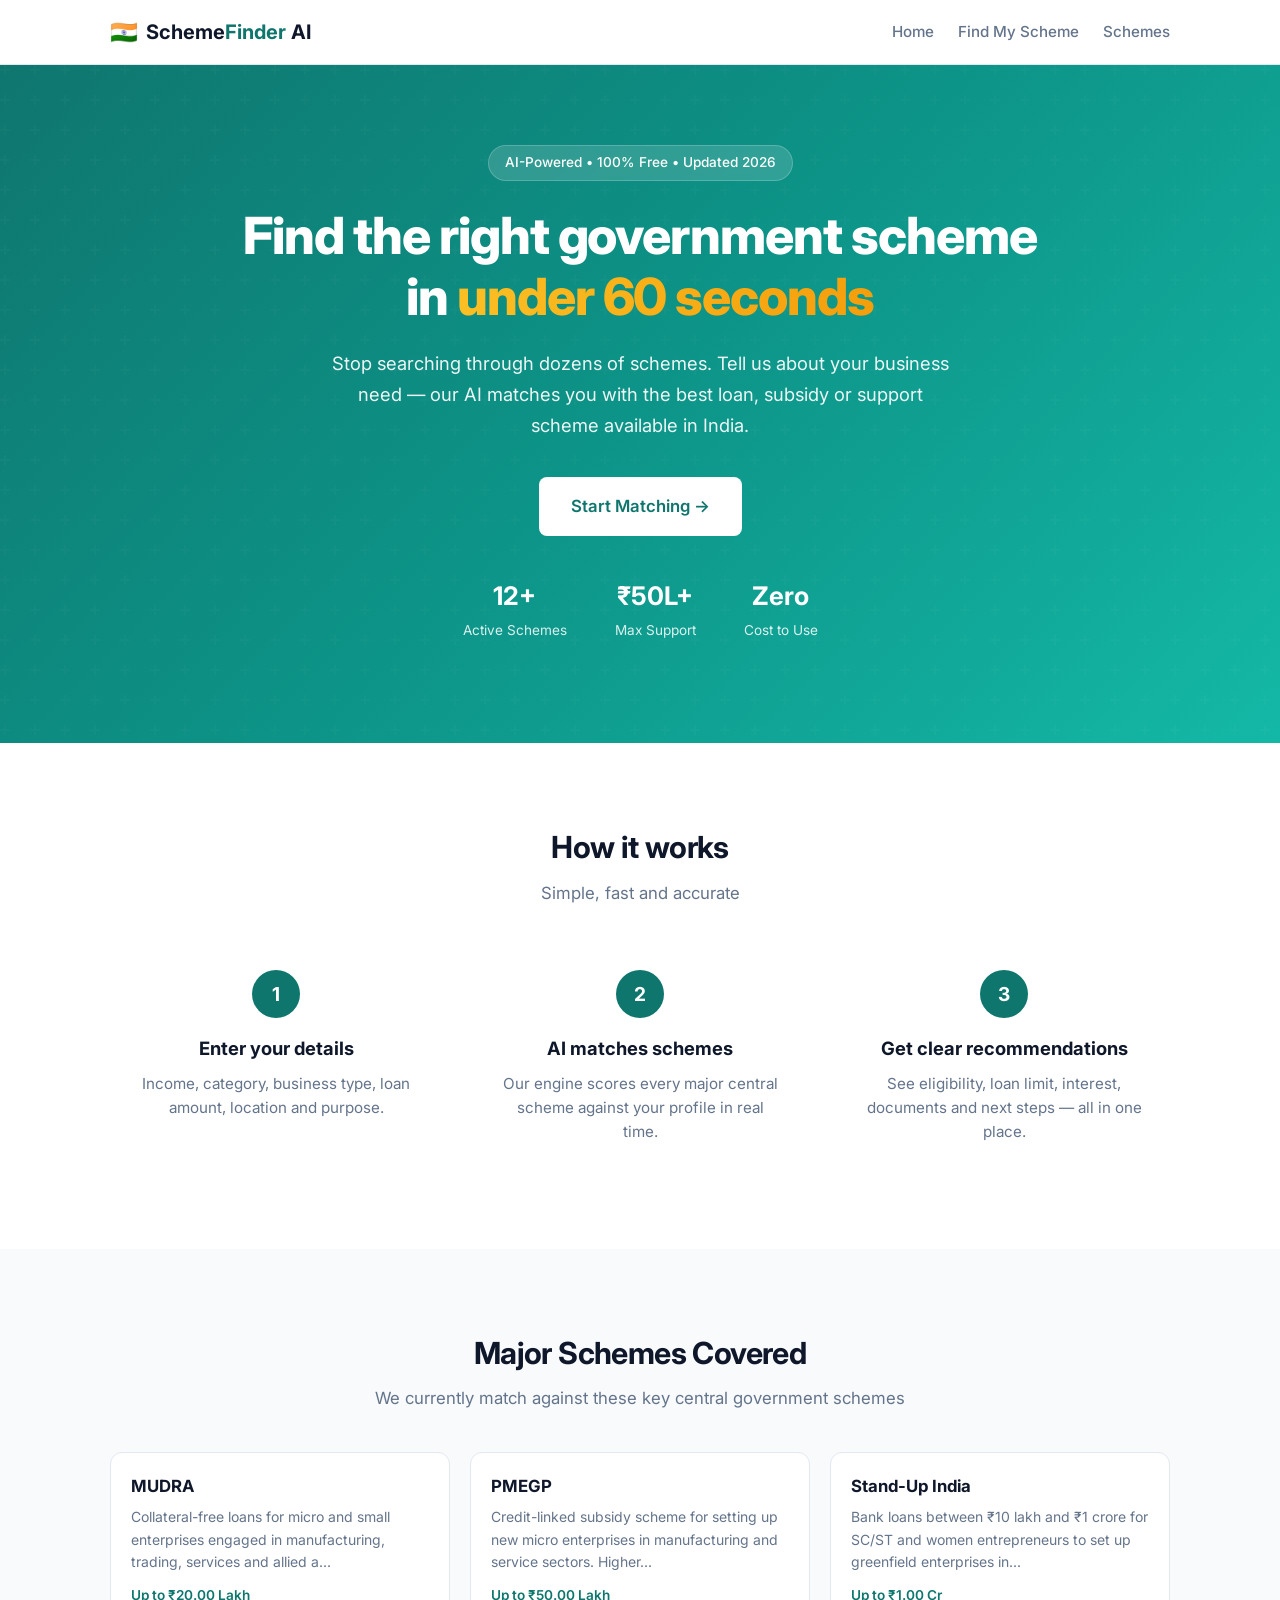
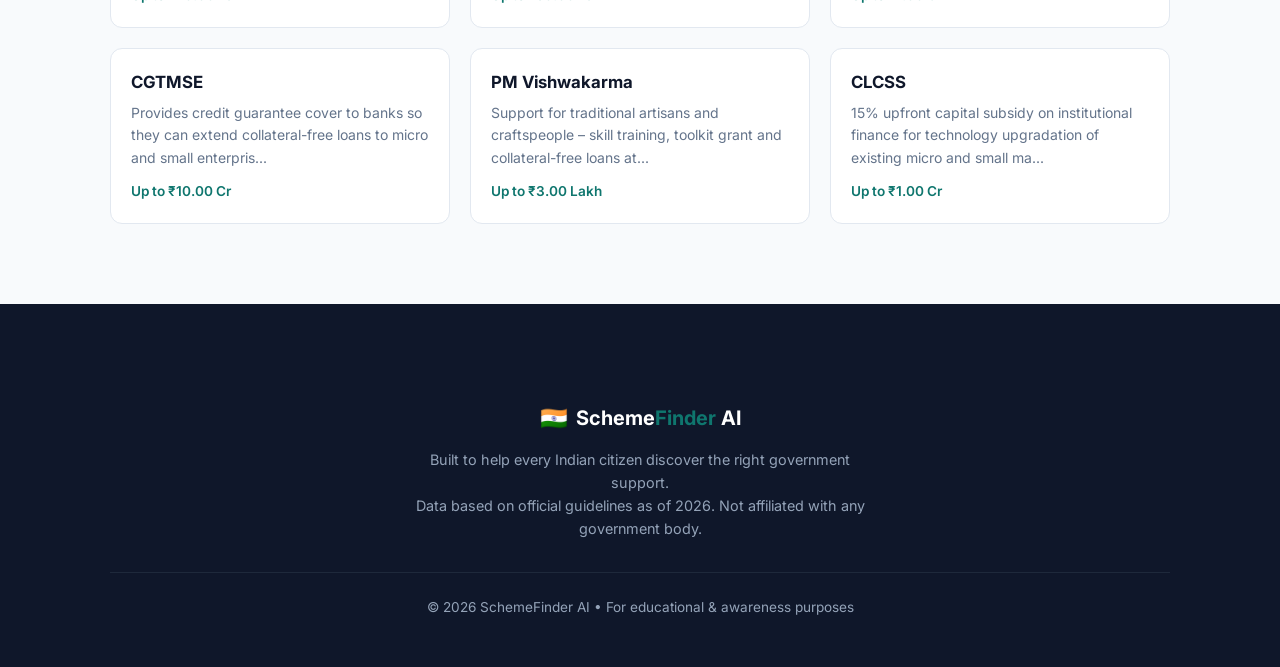
<file: index.html>
<!DOCTYPE html>
<html lang="en">
<head>
  <meta charset="UTF-8" />
  <meta name="viewport" content="width=device-width, initial-scale=1.0" />
  <title>SchemeFinder AI – Government Scheme Recommender for India</title>
  <link rel="preconnect" href="https://fonts.googleapis.com" />
  <link rel="preconnect" href="https://fonts.gstatic.com" crossorigin />
  <link href="https://fonts.googleapis.com/css2?family=Inter:wght@400;500;600;700;800&display=swap" rel="stylesheet" />
  <link rel="stylesheet" href="styles.css" />
</head>
<body data-page="home">
  <nav class="navbar">
    <div class="container nav-content">
      <div class="logo">
        <span class="logo-icon">🇮🇳</span>
        <span class="logo-text">Scheme<span class="accent">Finder</span> AI</span>
      </div>
      <div class="nav-links">
        <a href="index.html">Home</a>
        <a href="find-my-scheme.html">Find My Scheme</a>
        <a href="schemes.html">Schemes</a>
      </div>
    </div>
  </nav>

  <header class="hero">
    <div class="container hero-content">
      <div class="hero-badge">AI-Powered • 100% Free • Updated 2026</div>
      <h1>Find the right government scheme<br />in <span class="gradient-text">under 60 seconds</span></h1>
      <p class="hero-sub">
        Stop searching through dozens of schemes. Tell us about your business need —
        our AI matches you with the best loan, subsidy or support scheme available in India.
      </p>
      <div class="hero-cta">
        <a class="btn-primary btn-lg" href="find-my-scheme.html">Start Matching →</a>
        <div class="hero-stats">
          <div class="stat">
            <strong>12+</strong>
            <span>Active Schemes</span>
          </div>
          <div class="stat">
            <strong>₹50L+</strong>
            <span>Max Support</span>
          </div>
          <div class="stat">
            <strong>Zero</strong>
            <span>Cost to Use</span>
          </div>
        </div>
      </div>
    </div>
  </header>

  <section id="how-it-works" class="how-section">
    <div class="container">
      <div class="section-header">
        <h2>How it works</h2>
        <p>Simple, fast and accurate</p>
      </div>
      <div class="steps">
        <div class="step">
          <div class="step-num">1</div>
          <h3>Enter your details</h3>
          <p>Income, category, business type, loan amount, location and purpose.</p>
        </div>
        <div class="step">
          <div class="step-num">2</div>
          <h3>AI matches schemes</h3>
          <p>Our engine scores every major central scheme against your profile in real time.</p>
        </div>
        <div class="step">
          <div class="step-num">3</div>
          <h3>Get clear recommendations</h3>
          <p>See eligibility, loan limit, interest, documents and next steps — all in one place.</p>
        </div>
      </div>
    </div>
  </section>

  <section id="schemes" class="schemes-section">
    <div class="container">
      <div class="section-header">
        <h2>Major Schemes Covered</h2>
        <p>We currently match against these key central government schemes</p>
      </div>
      <div class="schemes-grid" id="schemesOverview"></div>
    </div>
  </section>

  <footer class="footer">
  <footer class="footer">
    <div class="container">
      <div class="footer-content">
        <div class="logo">
          <span class="logo-icon">🇮🇳</span>
          <span class="logo-text">Scheme<span class="accent">Finder</span> AI</span>
        </div>
        <p>Built to help every Indian citizen discover the right government support.<br />Data based on official guidelines as of 2026. Not affiliated with any government body.</p>
      </div>
      <div class="footer-bottom">
        © 2026 SchemeFinder AI • For educational & awareness purposes
      </div>
    </div>
  </footer>

  <script src="schemes-data.js"></script>
  <script src="app.js"></script>
</body>
</html>
</file>
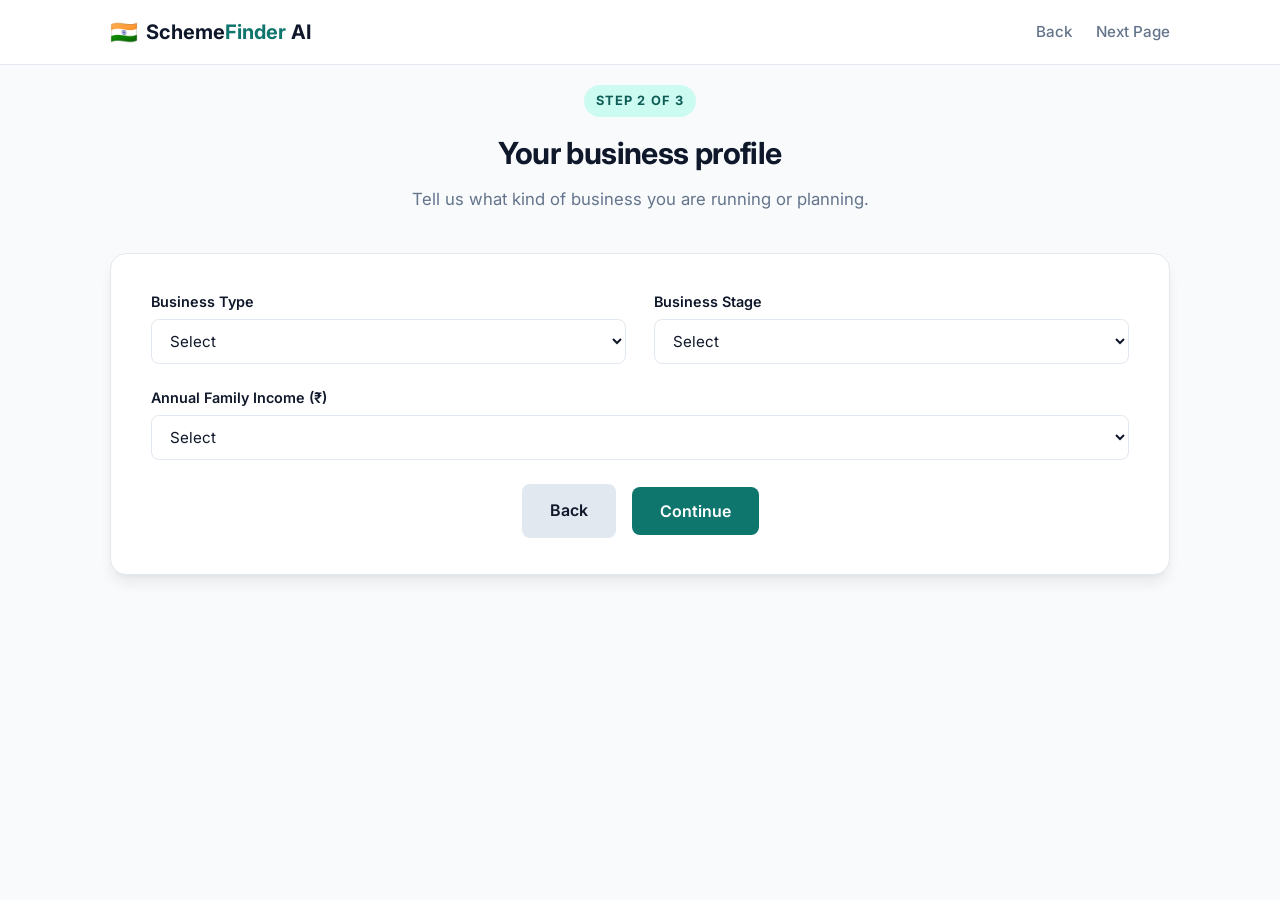
<file: business-profile.html>
<!DOCTYPE html>
<html lang="en">
<head>
  <meta charset="UTF-8" />
  <meta name="viewport" content="width=device-width, initial-scale=1.0" />
  <title>Business Profile | SchemeFinder AI</title>
  <link rel="preconnect" href="https://fonts.googleapis.com" />
  <link rel="preconnect" href="https://fonts.gstatic.com" crossorigin />
  <link href="https://fonts.googleapis.com/css2?family=Inter:wght@400;500;600;700;800&display=swap" rel="stylesheet" />
  <link rel="stylesheet" href="styles.css" />
</head>
<body data-page="business-profile">
  <nav class="navbar">
    <div class="container nav-content">
      <div class="logo">
        <span class="logo-icon">🇮🇳</span>
        <span class="logo-text">Scheme<span class="accent">Finder</span> AI</span>
      </div>
      <div class="nav-links">
        <a href="personal-details.html">Back</a>
        <a href="fund-details.html">Next Page</a>
      </div>
    </div>
  </nav>

  <section class="finder-section">
    <div class="container">
      <div class="section-header">
        <span class="step-indicator">Step 2 of 3</span>
        <h2>Your business profile</h2>
        <p>Tell us what kind of business you are running or planning.</p>
      </div>

      <div class="finder-card">
        <form id="businessForm" onsubmit="return false;">
          <div class="form-grid">
            <div class="form-group">
              <label for="businessType">Business Type</label>
              <select id="businessType" required>
                <option value="">Select</option>
                <option value="manufacturing">Manufacturing</option>
                <option value="service">Service</option>
                <option value="trading">Trading / Retail</option>
                <option value="artisan">Traditional Artisan / Craft</option>
                <option value="food">Food Processing</option>
                <option value="agri">Agri-Allied</option>
              </select>
            </div>

            <div class="form-group">
              <label for="businessStage">Business Stage</label>
              <select id="businessStage" required>
                <option value="">Select</option>
                <option value="new">New / Greenfield (starting now)</option>
                <option value="existing">Existing business</option>
                <option value="expansion">Expansion / Upgradation</option>
              </select>
            </div>

            <div class="form-group full-width">
              <label for="income">Annual Family Income (₹)</label>
              <select id="income" required>
                <option value="">Select</option>
                <option value="below3">Below ₹3 lakh</option>
                <option value="3to5">₹3 – 5 lakh</option>
                <option value="5to10">₹5 – 10 lakh</option>
                <option value="above10">Above ₹10 lakh</option>
              </select>
            </div>
          </div>

          <div class="page-actions">
            <a class="btn-secondary btn-lg" href="personal-details.html">Back</a>
            <button type="button" class="btn-primary btn-lg" onclick="goToFundDetails()">Continue</button>
          </div>
        </form>
      </div>
    </div>
  </section>

  <script src="schemes-data.js"></script>
  <script src="app.js"></script>
</body>
</html>
</file>
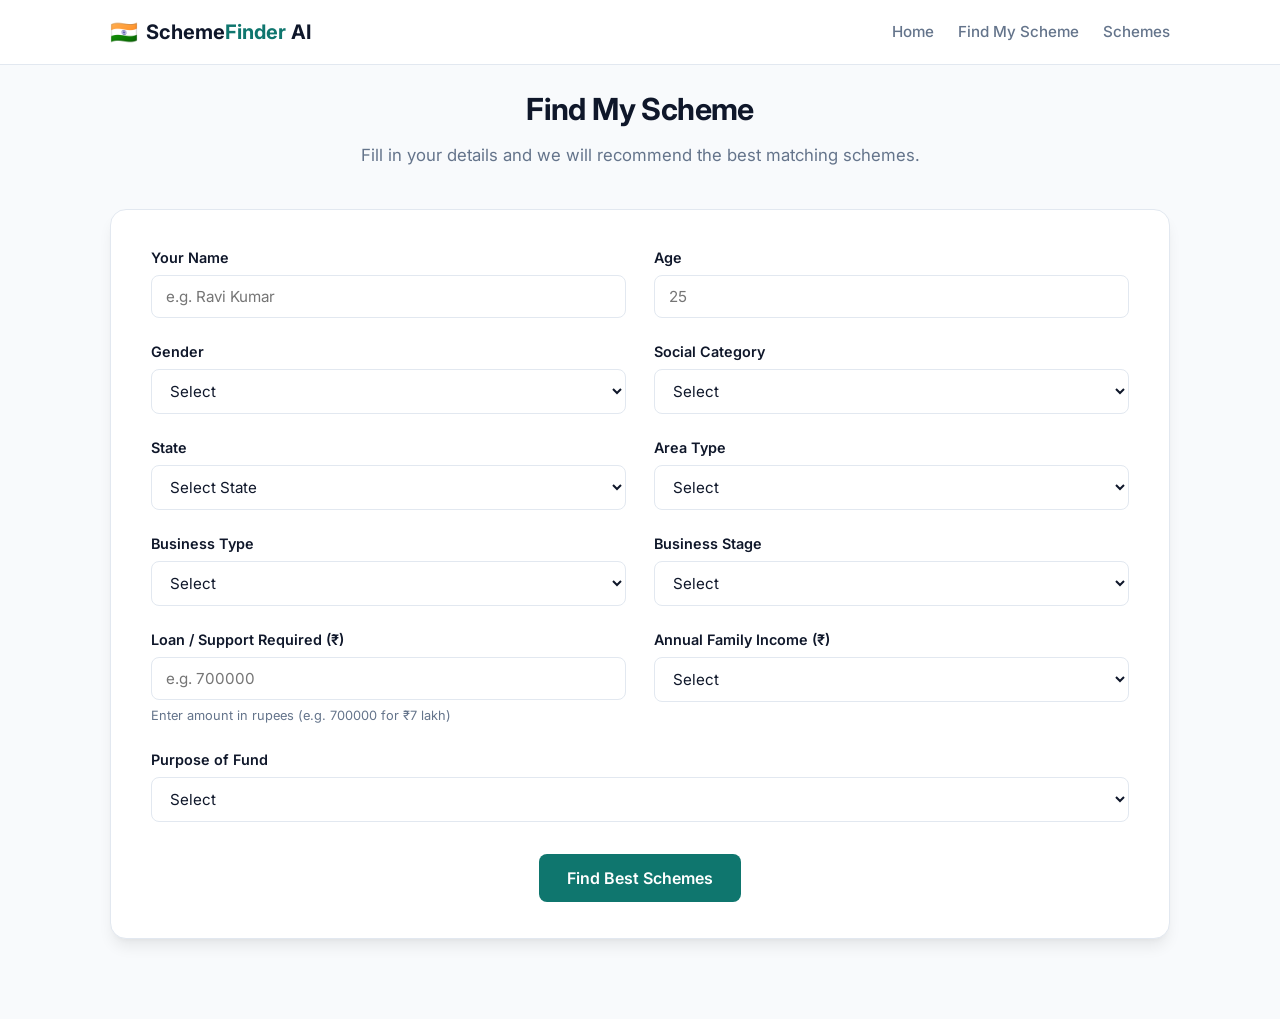
<file: find-my-scheme.html>
<!DOCTYPE html>
<html lang="en">
<head>
  <meta charset="UTF-8" />
  <meta name="viewport" content="width=device-width, initial-scale=1.0" />
  <title>Find My Scheme | SchemeFinder AI</title>
  <link rel="preconnect" href="https://fonts.googleapis.com" />
  <link rel="preconnect" href="https://fonts.gstatic.com" crossorigin />
  <link href="https://fonts.googleapis.com/css2?family=Inter:wght@400;500;600;700;800&display=swap" rel="stylesheet" />
  <link rel="stylesheet" href="styles.css" />
</head>
<body data-page="find-my-scheme">
  <nav class="navbar">
    <div class="container nav-content">
      <div class="logo">
        <span class="logo-icon">🇮🇳</span>
        <span class="logo-text">Scheme<span class="accent">Finder</span> AI</span>
      </div>
      <div class="nav-links">
        <a href="index.html">Home</a>
        <a href="find-my-scheme.html">Find My Scheme</a>
        <a href="schemes.html">Schemes</a>
      </div>
    </div>
  </nav>

  <section class="finder-section">
    <div class="container">
      <div class="section-header">
        <h2>Find My Scheme</h2>
        <p>Fill in your details and we will recommend the best matching schemes.</p>
      </div>

      <div class="finder-card">
        <form id="schemeForm" onsubmit="return false;">
          <div class="form-grid">
            <div class="form-group">
              <label for="name">Your Name</label>
              <input type="text" id="name" placeholder="e.g. Ravi Kumar" required />
            </div>

            <div class="form-group">
              <label for="age">Age</label>
              <input type="number" id="age" min="18" max="70" placeholder="25" required />
            </div>

            <div class="form-group">
              <label for="gender">Gender</label>
              <select id="gender" required>
                <option value="">Select</option>
                <option value="male">Male</option>
                <option value="female">Female</option>
                <option value="other">Other</option>
              </select>
            </div>

            <div class="form-group">
              <label for="category">Social Category</label>
              <select id="category" required>
                <option value="">Select</option>
                <option value="general">General</option>
                <option value="obc">OBC</option>
                <option value="sc">SC</option>
                <option value="st">ST</option>
                <option value="minority">Minority</option>
              </select>
            </div>

            <div class="form-group">
              <label for="state">State</label>
              <select id="state" required>
                <option value="">Select State</option>
                <option value="Maharashtra">Maharashtra</option>
                <option value="Uttar Pradesh">Uttar Pradesh</option>
                <option value="Gujarat">Gujarat</option>
                <option value="Karnataka">Karnataka</option>
                <option value="Tamil Nadu">Tamil Nadu</option>
                <option value="Rajasthan">Rajasthan</option>
                <option value="West Bengal">West Bengal</option>
                <option value="Madhya Pradesh">Madhya Pradesh</option>
                <option value="Bihar">Bihar</option>
                <option value="Andhra Pradesh">Andhra Pradesh</option>
                <option value="Telangana">Telangana</option>
                <option value="Kerala">Kerala</option>
                <option value="Delhi">Delhi</option>
                <option value="Haryana">Haryana</option>
                <option value="Punjab">Punjab</option>
                <option value="Odisha">Odisha</option>
                <option value="Assam">Assam</option>
                <option value="Jharkhand">Jharkhand</option>
                <option value="Chhattisgarh">Chhattisgarh</option>
                <option value="Other">Other</option>
              </select>
            </div>

            <div class="form-group">
              <label for="area">Area Type</label>
              <select id="area" required>
                <option value="">Select</option>
                <option value="rural">Rural</option>
                <option value="urban">Urban</option>
              </select>
            </div>

            <div class="form-group">
              <label for="businessType">Business Type</label>
              <select id="businessType" required>
                <option value="">Select</option>
                <option value="manufacturing">Manufacturing</option>
                <option value="service">Service</option>
                <option value="trading">Trading / Retail</option>
                <option value="artisan">Traditional Artisan / Craft</option>
                <option value="food">Food Processing</option>
                <option value="agri">Agri-Allied</option>
              </select>
            </div>

            <div class="form-group">
              <label for="businessStage">Business Stage</label>
              <select id="businessStage" required>
                <option value="">Select</option>
                <option value="new">New / Greenfield (starting now)</option>
                <option value="existing">Existing business</option>
                <option value="expansion">Expansion / Upgradation</option>
              </select>
            </div>

            <div class="form-group">
              <label for="loanAmount">Loan / Support Required (₹)</label>
              <input type="number" id="loanAmount" min="10000" max="50000000" step="10000" placeholder="e.g. 700000" required />
              <small class="hint">Enter amount in rupees (e.g. 700000 for ₹7 lakh)</small>
            </div>

            <div class="form-group">
              <label for="income">Annual Family Income (₹)</label>
              <select id="income" required>
                <option value="">Select</option>
                <option value="below3">Below ₹3 lakh</option>
                <option value="3to5">₹3 – 5 lakh</option>
                <option value="5to10">₹5 – 10 lakh</option>
                <option value="above10">Above ₹10 lakh</option>
              </select>
            </div>

            <div class="form-group full-width">
              <label for="purpose">Purpose of Fund</label>
              <select id="purpose" required>
                <option value="">Select</option>
                <option value="setup">Setting up new unit</option>
                <option value="machinery">Machinery / Equipment</option>
                <option value="working">Working Capital</option>
                <option value="expansion">Business Expansion</option>
                <option value="tech">Technology Upgradation</option>
              </select>
            </div>
          </div>

          <div class="form-actions">
            <button type="button" class="btn-primary btn-lg" id="findBtn" onclick="findSchemes()">
              <span class="btn-text">Find Best Schemes</span>
              <span class="btn-loader" style="display:none;">Analyzing...</span>
            </button>
          </div>
        </form>
      </div>
    </div>
  </section>

  <section id="results" class="results-section" style="display:none;">
    <div class="container">
      <div class="section-header">
        <h2>Recommended Schemes for <span id="userNameDisplay">You</span></h2>
        <p id="resultsSummary"></p>
      </div>
      <div id="resultsContainer" class="results-grid"></div>
      <div class="results-note">
        <strong>Note:</strong> This is an AI-assisted recommendation based on publicly available scheme guidelines (2026). Final eligibility is decided by the implementing bank / agency. Always verify on the official portal before applying.
      </div>
    </div>
  </section>

  <script src="schemes-data.js"></script>
  <script src="app.js"></script>
</body>
</html>
</file>
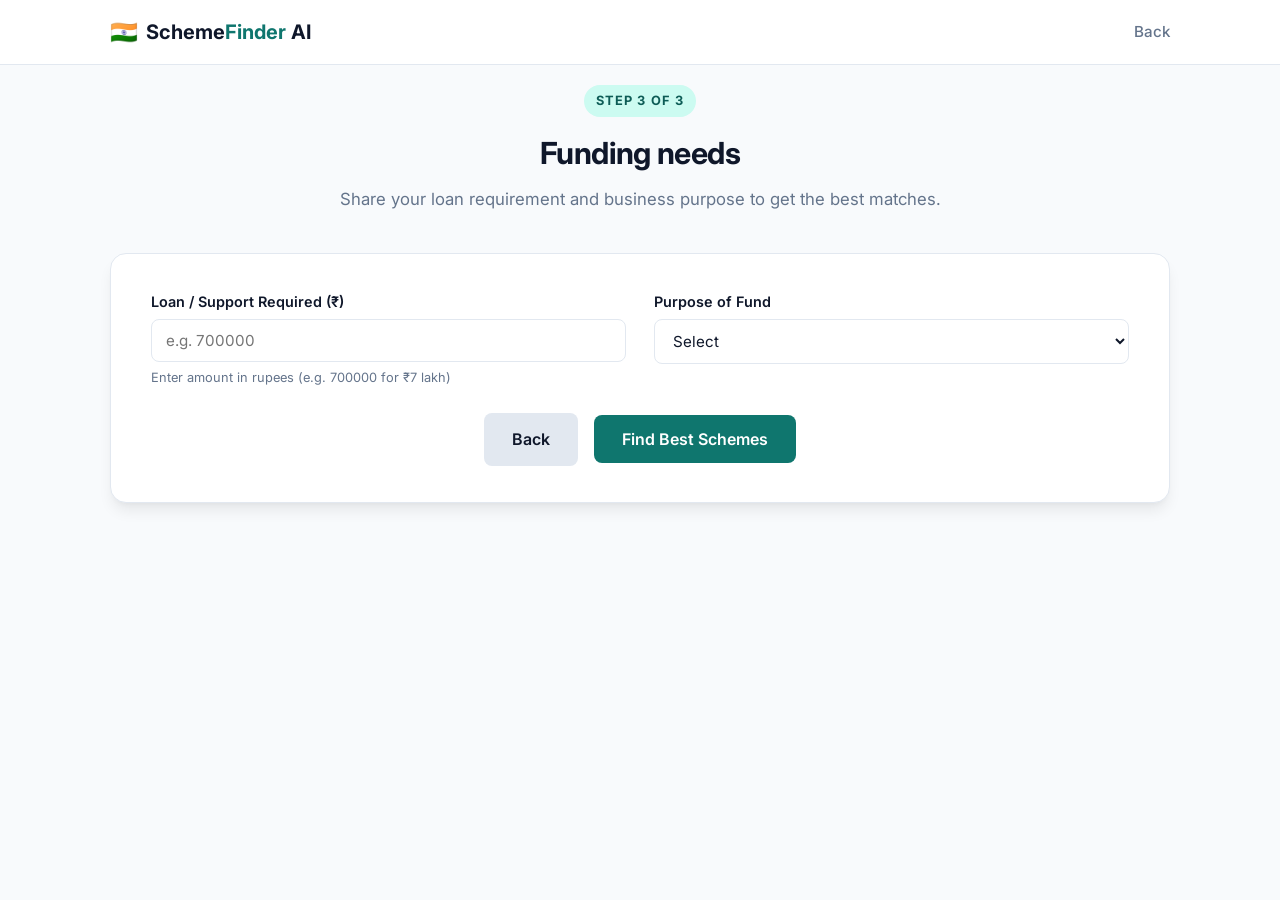
<file: fund-details.html>
<!DOCTYPE html>
<html lang="en">
<head>
  <meta charset="UTF-8" />
  <meta name="viewport" content="width=device-width, initial-scale=1.0" />
  <title>Funding Details | SchemeFinder AI</title>
  <link rel="preconnect" href="https://fonts.googleapis.com" />
  <link rel="preconnect" href="https://fonts.gstatic.com" crossorigin />
  <link href="https://fonts.googleapis.com/css2?family=Inter:wght@400;500;600;700;800&display=swap" rel="stylesheet" />
  <link rel="stylesheet" href="styles.css" />
</head>
<body data-page="fund-details">
  <nav class="navbar">
    <div class="container nav-content">
      <div class="logo">
        <span class="logo-icon">🇮🇳</span>
        <span class="logo-text">Scheme<span class="accent">Finder</span> AI</span>
      </div>
      <div class="nav-links">
        <a href="business-profile.html">Back</a>
      </div>
    </div>
  </nav>

  <section class="finder-section">
    <div class="container">
      <div class="section-header">
        <span class="step-indicator">Step 3 of 3</span>
        <h2>Funding needs</h2>
        <p>Share your loan requirement and business purpose to get the best matches.</p>
      </div>

      <div class="finder-card">
        <form id="fundForm" onsubmit="return false;">
          <div class="form-grid">
            <div class="form-group">
              <label for="loanAmount">Loan / Support Required (₹)</label>
              <input type="number" id="loanAmount" min="10000" max="50000000" step="10000" placeholder="e.g. 700000" required />
              <small class="hint">Enter amount in rupees (e.g. 700000 for ₹7 lakh)</small>
            </div>

            <div class="form-group">
              <label for="purpose">Purpose of Fund</label>
              <select id="purpose" required>
                <option value="">Select</option>
                <option value="setup">Setting up new unit</option>
                <option value="machinery">Machinery / Equipment</option>
                <option value="working">Working Capital</option>
                <option value="expansion">Business Expansion</option>
                <option value="tech">Technology Upgradation</option>
              </select>
            </div>
          </div>

          <div class="page-actions">
            <a class="btn-secondary btn-lg" href="business-profile.html">Back</a>
            <button type="button" class="btn-primary btn-lg" id="findBtn" onclick="findSchemes()">
              <span class="btn-text">Find Best Schemes</span>
              <span class="btn-loader" style="display:none;">Analyzing...</span>
            </button>
          </div>
        </form>
      </div>
    </div>
  </section>

  <div id="results" class="results-section" style="display:none;">
    <div class="container">
      <div class="section-header">
        <h2>Recommended Schemes for <span id="userNameDisplay">You</span></h2>
        <p id="resultsSummary"></p>
      </div>
      <div id="resultsContainer" class="results-grid"></div>
      <div class="results-note">
        <strong>Note:</strong> This is an AI-assisted recommendation based on publicly available scheme guidelines (2026). 
        Final eligibility is decided by the implementing bank / agency. Always verify on the official portal before applying.
      </div>
    </div>
  </div>

  <script src="schemes-data.js"></script>
  <script src="app.js"></script>
</body>
</html>
</file>
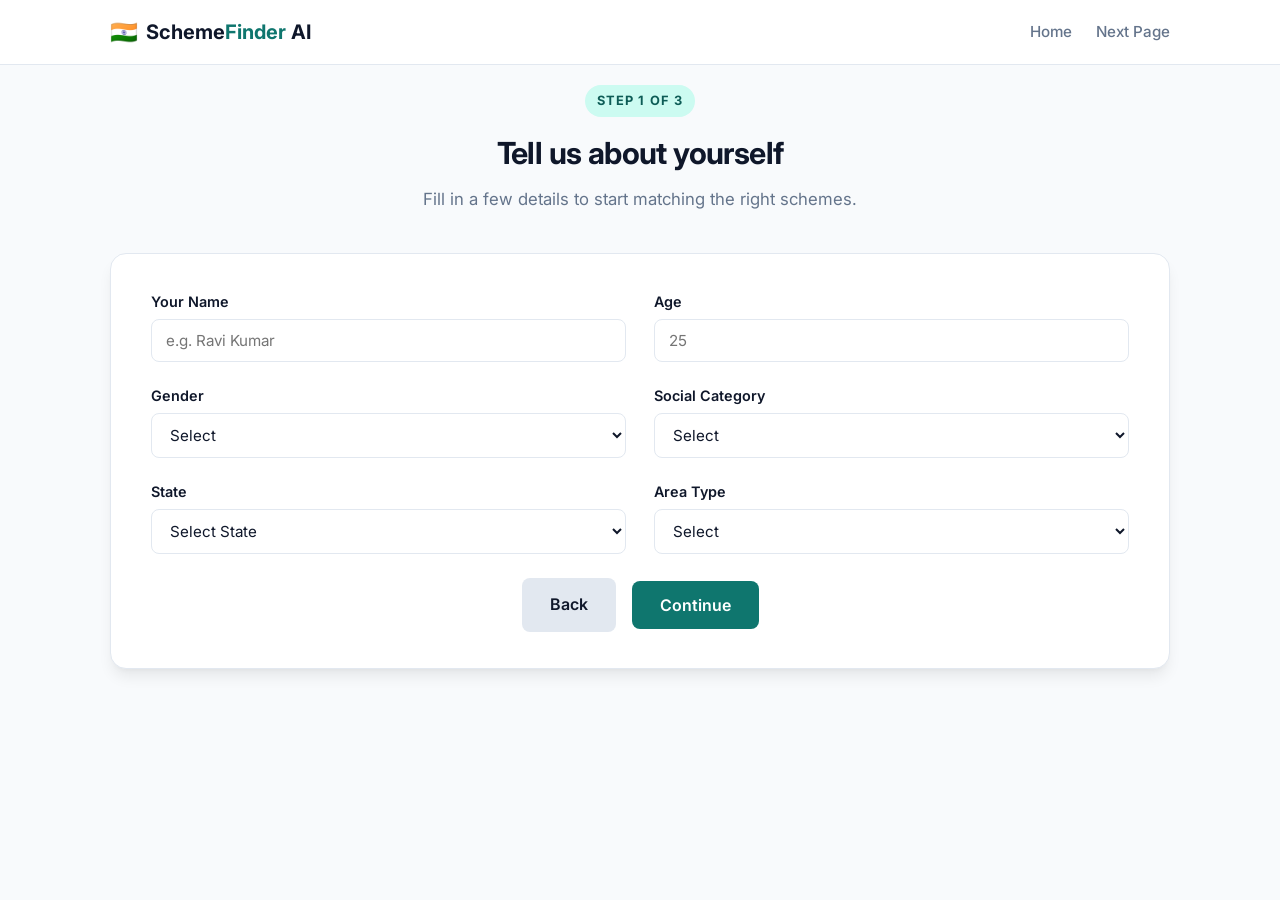
<file: personal-details.html>
<!DOCTYPE html>
<html lang="en">
<head>
  <meta charset="UTF-8" />
  <meta name="viewport" content="width=device-width, initial-scale=1.0" />
  <title>Personal Details | SchemeFinder AI</title>
  <link rel="preconnect" href="https://fonts.googleapis.com" />
  <link rel="preconnect" href="https://fonts.gstatic.com" crossorigin />
  <link href="https://fonts.googleapis.com/css2?family=Inter:wght@400;500;600;700;800&display=swap" rel="stylesheet" />
  <link rel="stylesheet" href="styles.css" />
</head>
<body data-page="personal-details">
  <nav class="navbar">
    <div class="container nav-content">
      <div class="logo">
        <span class="logo-icon">🇮🇳</span>
        <span class="logo-text">Scheme<span class="accent">Finder</span> AI</span>
      </div>
      <div class="nav-links">
        <a href="index.html">Home</a>
        <a href="business-profile.html">Next Page</a>
      </div>
    </div>
  </nav>

  <section class="finder-section">
    <div class="container">
      <div class="section-header">
        <span class="step-indicator">Step 1 of 3</span>
        <h2>Tell us about yourself</h2>
        <p>Fill in a few details to start matching the right schemes.</p>
      </div>

      <div class="finder-card">
        <form id="personalForm" onsubmit="return false;">
          <div class="form-grid">
            <div class="form-group">
              <label for="name">Your Name</label>
              <input type="text" id="name" placeholder="e.g. Ravi Kumar" required />
            </div>

            <div class="form-group">
              <label for="age">Age</label>
              <input type="number" id="age" min="18" max="70" placeholder="25" required />
            </div>

            <div class="form-group">
              <label for="gender">Gender</label>
              <select id="gender" required>
                <option value="">Select</option>
                <option value="male">Male</option>
                <option value="female">Female</option>
                <option value="other">Other</option>
              </select>
            </div>

            <div class="form-group">
              <label for="category">Social Category</label>
              <select id="category" required>
                <option value="">Select</option>
                <option value="general">General</option>
                <option value="obc">OBC</option>
                <option value="sc">SC</option>
                <option value="st">ST</option>
                <option value="minority">Minority</option>
              </select>
            </div>

            <div class="form-group">
              <label for="state">State</label>
              <select id="state" required>
                <option value="">Select State</option>
                <option value="Maharashtra">Maharashtra</option>
                <option value="Uttar Pradesh">Uttar Pradesh</option>
                <option value="Gujarat">Gujarat</option>
                <option value="Karnataka">Karnataka</option>
                <option value="Tamil Nadu">Tamil Nadu</option>
                <option value="Rajasthan">Rajasthan</option>
                <option value="West Bengal">West Bengal</option>
                <option value="Madhya Pradesh">Madhya Pradesh</option>
                <option value="Bihar">Bihar</option>
                <option value="Andhra Pradesh">Andhra Pradesh</option>
                <option value="Telangana">Telangana</option>
                <option value="Kerala">Kerala</option>
                <option value="Delhi">Delhi</option>
                <option value="Haryana">Haryana</option>
                <option value="Punjab">Punjab</option>
                <option value="Odisha">Odisha</option>
                <option value="Assam">Assam</option>
                <option value="Jharkhand">Jharkhand</option>
                <option value="Chhattisgarh">Chhattisgarh</option>
                <option value="Other">Other</option>
              </select>
            </div>

            <div class="form-group">
              <label for="area">Area Type</label>
              <select id="area" required>
                <option value="">Select</option>
                <option value="rural">Rural</option>
                <option value="urban">Urban</option>
              </select>
            </div>
          </div>

          <div class="page-actions">
            <a class="btn-secondary btn-lg" href="index.html">Back</a>
            <button type="button" class="btn-primary btn-lg" onclick="goToBusinessProfile()">Continue</button>
          </div>
        </form>
      </div>
    </div>
  </section>

  <script src="schemes-data.js"></script>
  <script src="app.js"></script>
</body>
</html>
</file>
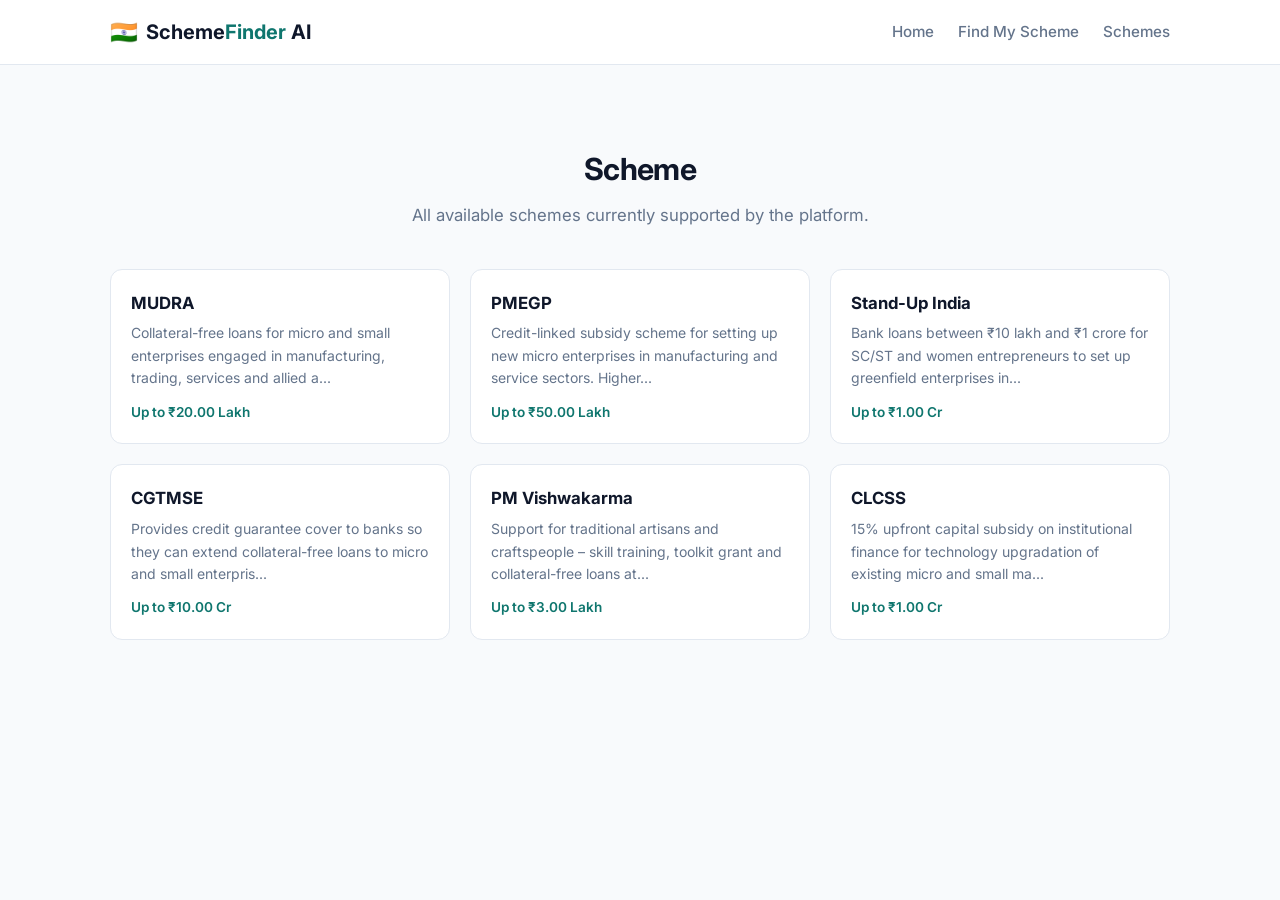
<file: schemes.html>
<!DOCTYPE html>
<html lang="en">
<head>
  <meta charset="UTF-8" />
  <meta name="viewport" content="width=device-width, initial-scale=1.0" />
  <title>Schemes | SchemeFinder AI</title>
  <link rel="preconnect" href="https://fonts.googleapis.com" />
  <link rel="preconnect" href="https://fonts.gstatic.com" crossorigin />
  <link href="https://fonts.googleapis.com/css2?family=Inter:wght@400;500;600;700;800&display=swap" rel="stylesheet" />
  <link rel="stylesheet" href="styles.css" />
</head>
<body data-page="schemes">
  <nav class="navbar">
    <div class="container nav-content">
      <div class="logo">
        <span class="logo-icon">🇮🇳</span>
        <span class="logo-text">Scheme<span class="accent">Finder</span> AI</span>
      </div>
      <div class="nav-links">
        <a href="index.html">Home</a>
        <a href="find-my-scheme.html">Find My Scheme</a>
        <a href="schemes.html">Schemes</a>
      </div>
    </div>
  </nav>

  <section class="schemes-section">
    <div class="container">
      <div class="section-header">
        <h2>Scheme</h2>
        <p>All available schemes currently supported by the platform.</p>
      </div>
      <div class="schemes-grid" id="schemesOverview"></div>
    </div>
  </section>

  <script src="schemes-data.js"></script>
  <script src="app.js"></script>
</body>
</html>
</file>
<file: styles.css>
:root {
  --primary: #0f766e;
  --primary-dark: #0d5c56;
  --primary-light: #14b8a6;
  --accent: #f59e0b;
  --bg: #f8fafc;
  --surface: #ffffff;
  --text: #0f172a;
  --text-muted: #64748b;
  --border: #e2e8f0;
  --success: #16a34a;
  --warning: #d97706;
  --danger: #dc2626;
  --radius: 12px;
  --shadow: 0 4px 6px -1px rgb(0 0 0 / 0.07), 0 2px 4px -2px rgb(0 0 0 / 0.05);
  --shadow-lg: 0 10px 15px -3px rgb(0 0 0 / 0.08), 0 4px 6px -4px rgb(0 0 0 / 0.05);
}

* {
  margin: 0;
  padding: 0;
  box-sizing: border-box;
}

body {
  font-family: 'Inter', system-ui, -apple-system, sans-serif;
  background: var(--bg);
  color: var(--text);
  line-height: 1.6;
  -webkit-font-smoothing: antialiased;
}

.container {
  max-width: 1100px;
  margin: 0 auto;
  padding: 0 20px;
}

/* Navbar */
.navbar {
  background: var(--surface);
  border-bottom: 1px solid var(--border);
  position: sticky;
  top: 0;
  z-index: 100;
  backdrop-filter: blur(8px);
}

.nav-content {
  display: flex;
  align-items: center;
  justify-content: space-between;
  height: 64px;
}

.logo {
  display: flex;
  align-items: center;
  gap: 8px;
  font-weight: 700;
  font-size: 1.25rem;
}

.logo-icon {
  font-size: 1.4rem;
}

.accent {
  color: var(--primary);
}

.nav-links {
  display: flex;
  align-items: center;
  gap: 24px;
}

.nav-links a {
  color: var(--text-muted);
  text-decoration: none;
  font-weight: 500;
  font-size: 0.95rem;
  transition: color 0.2s;
}

.nav-links a:hover {
  color: var(--primary);
}

/* Buttons */
.btn-primary,
.btn-secondary {
  border: none;
  border-radius: 8px;
  font-weight: 600;
  cursor: pointer;
  transition: all 0.2s;
  display: inline-flex;
  align-items: center;
  justify-content: center;
  gap: 8px;
  text-decoration: none;
  font-family: inherit;
}

.btn-primary {
  background: var(--primary);
  color: white;
}

.btn-primary:hover {
  background: var(--primary-dark);
  transform: translateY(-1px);
  box-shadow: var(--shadow);
}

.btn-secondary {
  background: #e2e8f0;
  color: var(--text);
}

.btn-secondary:hover {
  background: #cbd5e1;
}

.btn-sm {
  padding: 8px 16px;
  font-size: 0.875rem;
}

.btn-lg {
  padding: 14px 28px;
  font-size: 1rem;
}

.page-actions {
  display: flex;
  align-items: center;
  justify-content: center;
  gap: 16px;
  flex-wrap: wrap;
  margin-top: 24px;
}

.step-indicator {
  display: inline-block;
  margin-bottom: 12px;
  font-size: 0.8rem;
  letter-spacing: 0.08em;
  text-transform: uppercase;
  background: #ccfbf1;
  color: var(--primary-dark);
  padding: 6px 12px;
  border-radius: 999px;
  font-weight: 700;
}

/* Hero */
.hero {
  background: linear-gradient(135deg, #0f766e 0%, #0d9488 50%, #14b8a6 100%);
  color: white;
  padding: 80px 0 100px;
  position: relative;
  overflow: hidden;
}

.hero::before {
  content: '';
  position: absolute;
  inset: 0;
  background: url("data:image/svg+xml,%3Csvg width='60' height='60' viewBox='0 0 60 60' xmlns='http://www.w3.org/2000/svg'%3E%3Cg fill='none' fill-rule='evenodd'%3E%3Cg fill='%23ffffff' fill-opacity='0.05'%3E%3Cpath d='M36 34v-4h-2v4h-4v2h4v4h2v-4h4v-2h-4zm0-30V0h-2v4h-4v2h4v4h2V6h4V4h-4zM6 34v-4H4v4H0v2h4v4h2v-4h4v-2H6zM6 4V0H4v4H0v2h4v4h2V6h4V4H6z'/%3E%3C/g%3E%3C/g%3E%3C/svg%3E");
  opacity: 0.4;
}

.hero-content {
  position: relative;
  text-align: center;
}

.hero-badge {
  display: inline-block;
  background: rgba(255,255,255,0.15);
  backdrop-filter: blur(4px);
  padding: 6px 16px;
  border-radius: 50px;
  font-size: 0.85rem;
  font-weight: 500;
  margin-bottom: 24px;
  border: 1px solid rgba(255,255,255,0.2);
}

.hero h1 {
  font-size: clamp(2rem, 5vw, 3.2rem);
  font-weight: 800;
  line-height: 1.2;
  margin-bottom: 20px;
  letter-spacing: -0.02em;
}

.gradient-text {
  background: linear-gradient(90deg, #fbbf24, #f59e0b);
  -webkit-background-clip: text;
  -webkit-text-fill-color: transparent;
  background-clip: text;
}

.hero-sub {
  font-size: 1.15rem;
  max-width: 620px;
  margin: 0 auto 36px;
  opacity: 0.92;
  line-height: 1.7;
}

.hero-cta {
  display: flex;
  flex-direction: column;
  align-items: center;
  gap: 40px;
}

.hero .btn-primary {
  background: white;
  color: var(--primary);
  font-size: 1.05rem;
  padding: 16px 32px;
}

.hero .btn-primary:hover {
  background: #f0fdfa;
  transform: translateY(-2px);
  box-shadow: 0 10px 25px rgba(0,0,0,0.15);
}

.hero-stats {
  display: flex;
  gap: 48px;
}

.stat {
  text-align: center;
}

.stat strong {
  display: block;
  font-size: 1.6rem;
  font-weight: 700;
}

.stat span {
  font-size: 0.85rem;
  opacity: 0.85;
}

/* Finder Section */
.finder-section {
  padding: 60px 0 80px;
  margin-top: -40px;
  position: relative;
}

.section-header {
  text-align: center;
  margin-bottom: 40px;
}

.section-header h2 {
  font-size: 1.9rem;
  font-weight: 700;
  margin-bottom: 8px;
  letter-spacing: -0.02em;
}

.section-header p {
  color: var(--text-muted);
  font-size: 1.05rem;
}

.finder-card {
  background: var(--surface);
  border-radius: 16px;
  box-shadow: var(--shadow-lg);
  padding: 36px 40px;
  border: 1px solid var(--border);
}

.form-grid {
  display: grid;
  grid-template-columns: repeat(2, 1fr);
  gap: 22px 28px;
}

.form-group {
  display: flex;
  flex-direction: column;
  gap: 6px;
}

.form-group.full-width {
  grid-column: 1 / -1;
}

.form-group label {
  font-weight: 600;
  font-size: 0.9rem;
  color: var(--text);
}

.form-group input,
.form-group select {
  padding: 11px 14px;
  border: 1.5px solid var(--border);
  border-radius: 8px;
  font-size: 0.95rem;
  font-family: inherit;
  background: #fff;
  transition: border-color 0.2s, box-shadow 0.2s;
  color: var(--text);
}

.form-group input:focus,
.form-group select:focus {
  outline: none;
  border-color: var(--primary);
  box-shadow: 0 0 0 3px rgba(15, 118, 110, 0.12);
}

.form-group .hint {
  font-size: 0.8rem;
  color: var(--text-muted);
}

.form-actions {
  margin-top: 32px;
  text-align: center;
}

/* Results */
.results-section {
  padding: 40px 0 80px;
  background: linear-gradient(180deg, #f0fdfa 0%, var(--bg) 100%);
}

.results-grid {
  display: flex;
  flex-direction: column;
  gap: 24px;
}

.scheme-card {
  background: var(--surface);
  border-radius: 16px;
  border: 1px solid var(--border);
  overflow: hidden;
  box-shadow: var(--shadow);
  transition: transform 0.2s, box-shadow 0.2s;
}

.scheme-card:hover {
  transform: translateY(-2px);
  box-shadow: var(--shadow-lg);
}

.scheme-card.top-match {
  border: 2px solid var(--primary);
  box-shadow: 0 0 0 4px rgba(15, 118, 110, 0.1), var(--shadow-lg);
}

.scheme-header {
  padding: 20px 24px;
  display: flex;
  align-items: flex-start;
  justify-content: space-between;
  gap: 16px;
  border-bottom: 1px solid var(--border);
  background: #fafafa;
}

.scheme-header.top {
  background: linear-gradient(90deg, #f0fdfa, #ecfdf5);
}

.scheme-title-area h3 {
  font-size: 1.25rem;
  font-weight: 700;
  margin-bottom: 4px;
}

.scheme-title-area .scheme-tag {
  display: inline-block;
  font-size: 0.75rem;
  font-weight: 600;
  padding: 2px 10px;
  border-radius: 50px;
  background: #ccfbf1;
  color: var(--primary-dark);
}

.scheme-badge {
  display: flex;
  flex-direction: column;
  align-items: flex-end;
  gap: 6px;
}

.eligibility-badge {
  font-size: 0.8rem;
  font-weight: 700;
  padding: 5px 12px;
  border-radius: 50px;
  text-transform: uppercase;
  letter-spacing: 0.03em;
}

.eligibility-badge.eligible {
  background: #dcfce7;
  color: #166534;
}

.eligibility-badge.partial {
  background: #fef3c7;
  color: #92400e;
}

.eligibility-badge.not-eligible {
  background: #fee2e2;
  color: #991b1b;
}

.match-score {
  font-size: 0.8rem;
  color: var(--text-muted);
  font-weight: 500;
}

.scheme-body {
  padding: 24px;
}

.scheme-highlights {
  display: grid;
  grid-template-columns: repeat(auto-fit, minmax(160px, 1fr));
  gap: 16px;
  margin-bottom: 20px;
}

.highlight-item {
  background: #f8fafc;
  padding: 12px 14px;
  border-radius: 10px;
  border: 1px solid var(--border);
}

.highlight-item .label {
  font-size: 0.75rem;
  color: var(--text-muted);
  font-weight: 500;
  text-transform: uppercase;
  letter-spacing: 0.04em;
  margin-bottom: 2px;
}

.highlight-item .value {
  font-weight: 600;
  font-size: 0.95rem;
  color: var(--text);
}

.scheme-details {
  display: grid;
  grid-template-columns: 1fr 1fr;
  gap: 20px;
  margin-top: 8px;
}

.detail-block h4 {
  font-size: 0.85rem;
  font-weight: 600;
  color: var(--text-muted);
  margin-bottom: 8px;
  text-transform: uppercase;
  letter-spacing: 0.04em;
}

.detail-block ul {
  list-style: none;
  padding: 0;
}

.detail-block li {
  position: relative;
  padding-left: 18px;
  margin-bottom: 6px;
  font-size: 0.9rem;
  color: var(--text);
}

.detail-block li::before {
  content: '•';
  position: absolute;
  left: 0;
  color: var(--primary);
  font-weight: 700;
}

.scheme-footer {
  padding: 16px 24px;
  background: #f8fafc;
  border-top: 1px solid var(--border);
  display: flex;
  align-items: center;
  justify-content: space-between;
  flex-wrap: wrap;
  gap: 12px;
}

.channel-partner {
  font-size: 0.9rem;
  color: var(--text-muted);
}

.channel-partner strong {
  color: var(--text);
}

.apply-btn {
  background: var(--primary);
  color: white;
  padding: 10px 20px;
  border-radius: 8px;
  text-decoration: none;
  font-weight: 600;
  font-size: 0.9rem;
  transition: background 0.2s;
}

.apply-btn:hover {
  background: var(--primary-dark);
}

.results-note {
  margin-top: 32px;
  padding: 16px 20px;
  background: #fffbeb;
  border: 1px solid #fde68a;
  border-radius: 10px;
  font-size: 0.9rem;
  color: #92400e;
  line-height: 1.6;
}

/* How it works */
.how-section {
  padding: 80px 0;
  background: var(--surface);
}

.steps {
  display: grid;
  grid-template-columns: repeat(3, 1fr);
  gap: 32px;
}

.step {
  text-align: center;
  padding: 24px;
}

.step-num {
  width: 48px;
  height: 48px;
  background: var(--primary);
  color: white;
  border-radius: 50%;
  display: flex;
  align-items: center;
  justify-content: center;
  font-weight: 700;
  font-size: 1.2rem;
  margin: 0 auto 16px;
}

.step h3 {
  font-size: 1.15rem;
  margin-bottom: 8px;
}

.step p {
  color: var(--text-muted);
  font-size: 0.95rem;
}

/* Schemes overview */
.schemes-section {
  padding: 80px 0;
}

.schemes-grid {
  display: grid;
  grid-template-columns: repeat(auto-fill, minmax(280px, 1fr));
  gap: 20px;
}

.scheme-mini {
  background: var(--surface);
  border: 1px solid var(--border);
  border-radius: 12px;
  padding: 20px;
  transition: border-color 0.2s, box-shadow 0.2s;
}

.scheme-mini:hover {
  border-color: var(--primary-light);
  box-shadow: var(--shadow);
}

.scheme-mini h4 {
  font-size: 1.05rem;
  margin-bottom: 6px;
}

.scheme-mini p {
  font-size: 0.875rem;
  color: var(--text-muted);
  margin-bottom: 12px;
}

.scheme-mini .loan-range {
  font-size: 0.85rem;
  font-weight: 600;
  color: var(--primary);
}

/* Footer */
.footer {
  background: #0f172a;
  color: #94a3b8;
  padding: 48px 0 24px;
}

.footer-content {
  text-align: center;
  margin-bottom: 32px;
}

.footer .logo {
  justify-content: center;
  margin-bottom: 12px;
  color: white;
}

.footer p {
  font-size: 0.9rem;
  max-width: 480px;
  margin: 0 auto;
  line-height: 1.6;
}

.footer-bottom {
  text-align: center;
  padding-top: 24px;
  border-top: 1px solid #1e293b;
  font-size: 0.85rem;
}

/* Responsive */
@media (max-width: 768px) {
  .form-grid {
    grid-template-columns: 1fr;
  }

  .nav-links a {
    display: none;
  }

  .hero {
    padding: 60px 0 80px;
  }

  .hero-stats {
    gap: 28px;
  }

  .steps {
    grid-template-columns: 1fr;
    gap: 24px;
  }

  .scheme-details {
    grid-template-columns: 1fr;
  }

  .finder-card {
    padding: 24px 20px;
  }

  .scheme-header {
    flex-direction: column;
  }

  .scheme-badge {
    align-items: flex-start;
  }
}
</file>
